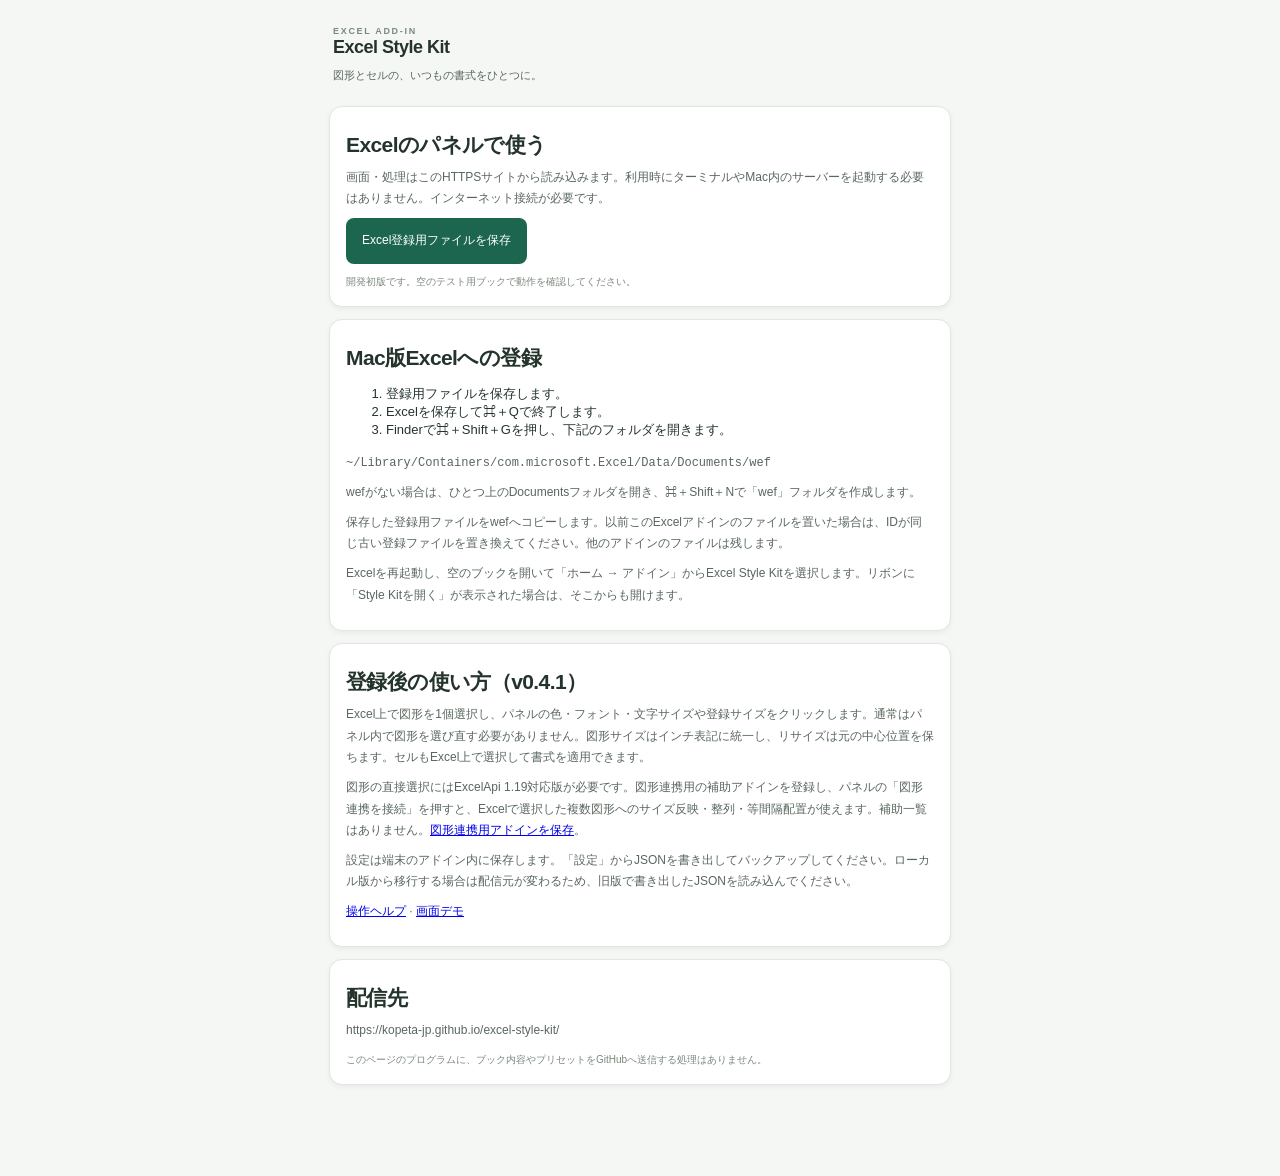
<file: docs/index.html>
<!doctype html>
<html lang="ja"><head><meta charset="utf-8"><meta name="viewport" content="width=device-width,initial-scale=1"><title>Excel Style Kit｜導入</title><link rel="icon" href="assets/icon-32.png"><link rel="stylesheet" href="styles.css"></head>
<body><main><div class="intro"><span class="eyebrow">EXCEL ADD-IN</span><h1>Excel Style Kit</h1><p>図形とセルの、いつもの書式をひとつに。</p></div>
<article><h2>Excelのパネルで使う</h2><p>画面・処理はこのHTTPSサイトから読み込みます。利用時にターミナルやMac内のサーバーを起動する必要はありません。インターネット接続が必要です。</p><p><a class="primary" style="display:inline-block;text-decoration:none;padding:12px 16px;border-radius:8px" href="manifest.xml" download="ExcelStyleKit.xml">Excel登録用ファイルを保存</a></p><p class="note">開発初版です。空のテスト用ブックで動作を確認してください。</p></article>
<article><h2>Mac版Excelへの登録</h2><ol><li>登録用ファイルを保存します。</li><li>Excelを保存して⌘＋Qで終了します。</li><li>Finderで⌘＋Shift＋Gを押し、下記のフォルダを開きます。</li></ol><p style="overflow-wrap:anywhere"><code>~/Library/Containers/com.microsoft.Excel/Data/Documents/wef</code></p><p>wefがない場合は、ひとつ上のDocumentsフォルダを開き、⌘＋Shift＋Nで「wef」フォルダを作成します。</p><p>保存した登録用ファイルをwefへコピーします。以前このExcelアドインのファイルを置いた場合は、IDが同じ古い登録ファイルを置き換えてください。他のアドインのファイルは残します。</p><p>Excelを再起動し、空のブックを開いて「ホーム → アドイン」からExcel Style Kitを選択します。リボンに「Style Kitを開く」が表示された場合は、そこからも開けます。</p></article>
<article><h2>登録後の使い方（v0.4.1）</h2><p>Excel上で図形を1個選択し、パネルの色・フォント・文字サイズや登録サイズをクリックします。通常はパネル内で図形を選び直す必要がありません。図形サイズはインチ表記に統一し、リサイズは元の中心位置を保ちます。セルもExcel上で選択して書式を適用できます。</p><p>図形の直接選択にはExcelApi 1.19対応版が必要です。図形連携用の補助アドインを登録し、パネルの「図形連携を接続」を押すと、Excelで選択した複数図形へのサイズ反映・整列・等間隔配置が使えます。補助一覧はありません。<a href="native/ExcelStyleKitNative.xlam" download>図形連携用アドインを保存</a>。</p><p>設定は端末のアドイン内に保存します。「設定」からJSONを書き出してバックアップしてください。ローカル版から移行する場合は配信元が変わるため、旧版で書き出したJSONを読み込んでください。</p><p><a href="help.html">操作ヘルプ</a> · <a href="taskpane.html?demo=1">画面デモ</a></p></article>
<article><h2>配信先</h2><p style="overflow-wrap:anywhere">https://kopeta-jp.github.io/excel-style-kit/</p><p class="note">このページのプログラムに、ブック内容やプリセットをGitHubへ送信する処理はありません。</p></article>
</main></body></html>
</file>
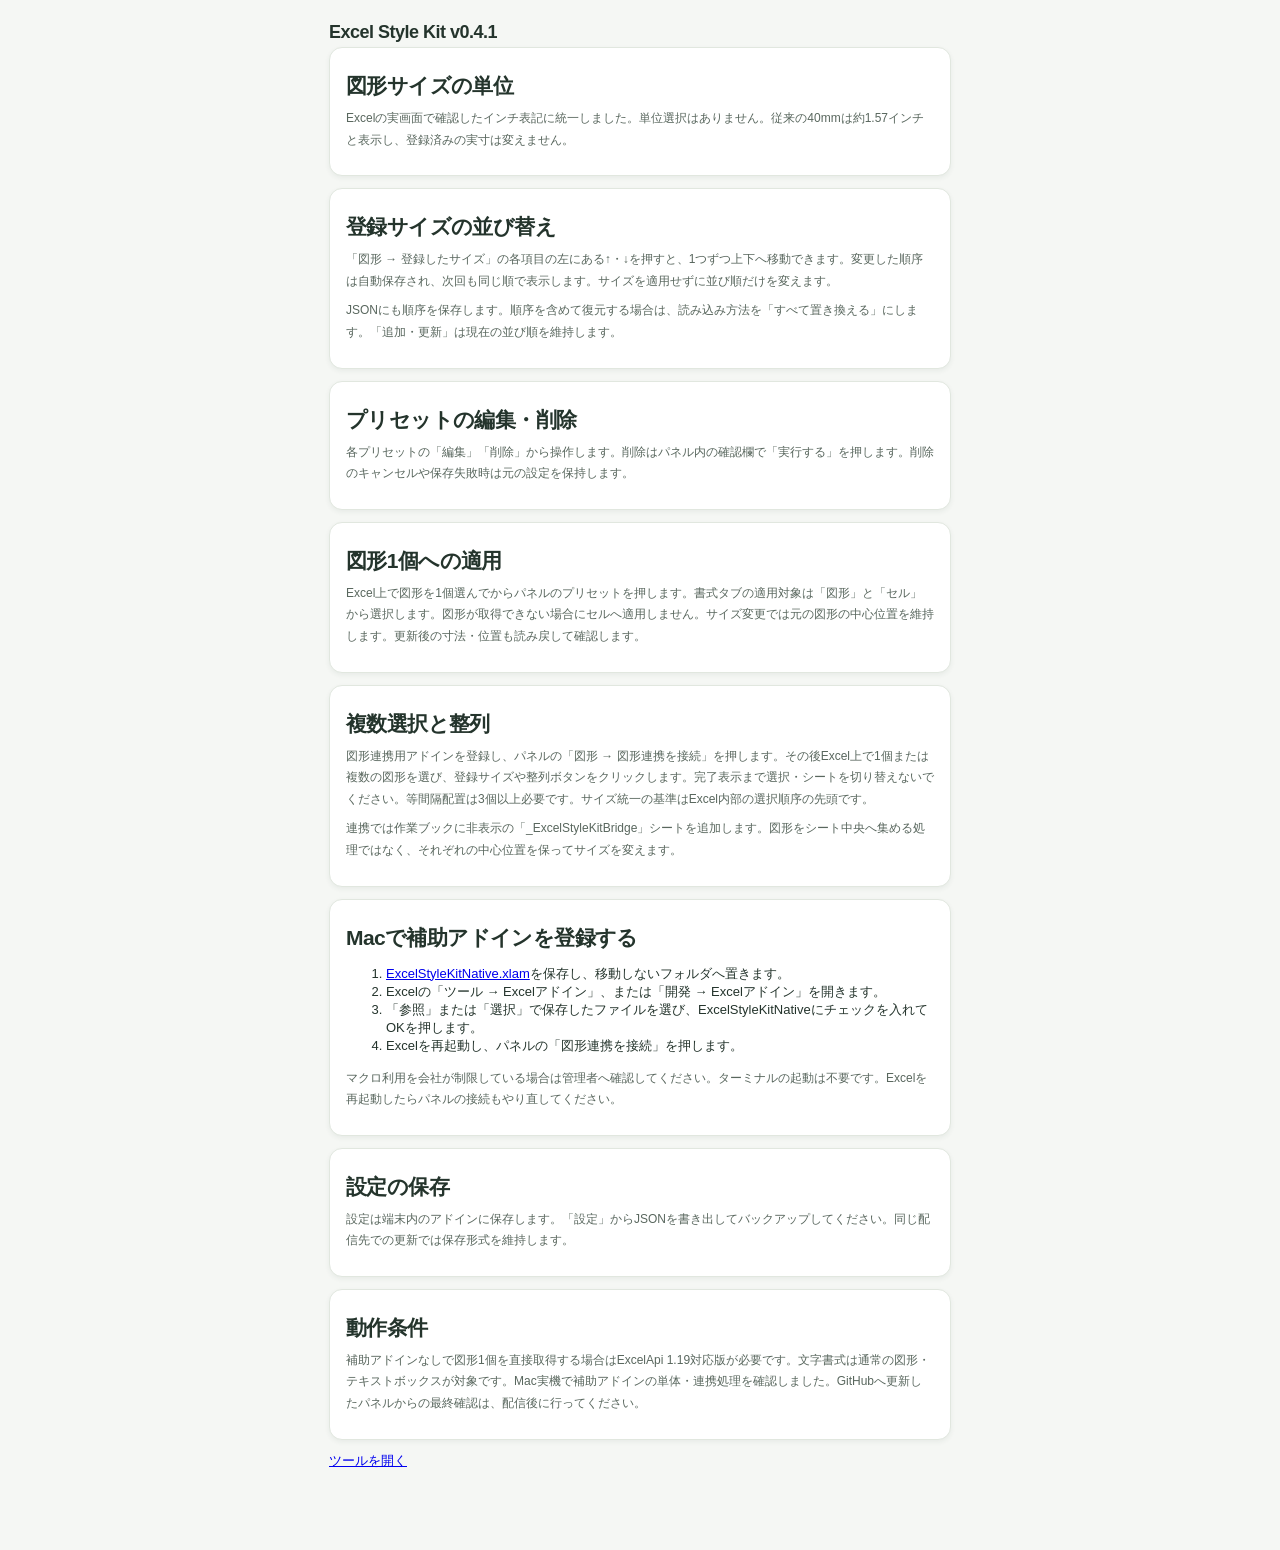
<file: docs/help.html>
<!doctype html><html lang="ja"><head><meta charset="utf-8"><meta name="viewport" content="width=device-width,initial-scale=1"><title>Excel Style Kit ヘルプ</title><link rel="stylesheet" href="styles.css?v=0.4.1"></head><body><main><h1>Excel Style Kit v0.4.1</h1><article><h2>図形サイズの単位</h2><p>Excelの実画面で確認したインチ表記に統一しました。単位選択はありません。従来の40mmは約1.57インチと表示し、登録済みの実寸は変えません。</p></article><article><h2>登録サイズの並び替え</h2><p>「図形 → 登録したサイズ」の各項目の左にある↑・↓を押すと、1つずつ上下へ移動できます。変更した順序は自動保存され、次回も同じ順で表示します。サイズを適用せずに並び順だけを変えます。</p><p>JSONにも順序を保存します。順序を含めて復元する場合は、読み込み方法を「すべて置き換える」にします。「追加・更新」は現在の並び順を維持します。</p></article><article><h2>プリセットの編集・削除</h2><p>各プリセットの「編集」「削除」から操作します。削除はパネル内の確認欄で「実行する」を押します。削除のキャンセルや保存失敗時は元の設定を保持します。</p></article><article><h2>図形1個への適用</h2><p>Excel上で図形を1個選んでからパネルのプリセットを押します。書式タブの適用対象は「図形」と「セル」から選択します。図形が取得できない場合にセルへ適用しません。サイズ変更では元の図形の中心位置を維持します。更新後の寸法・位置も読み戻して確認します。</p></article><article><h2>複数選択と整列</h2><p>図形連携用アドインを登録し、パネルの「図形 → 図形連携を接続」を押します。その後Excel上で1個または複数の図形を選び、登録サイズや整列ボタンをクリックします。完了表示まで選択・シートを切り替えないでください。等間隔配置は3個以上必要です。サイズ統一の基準はExcel内部の選択順序の先頭です。</p><p>連携では作業ブックに非表示の「_ExcelStyleKitBridge」シートを追加します。図形をシート中央へ集める処理ではなく、それぞれの中心位置を保ってサイズを変えます。</p></article><article><h2>Macで補助アドインを登録する</h2><ol><li><a href="native/ExcelStyleKitNative.xlam" download>ExcelStyleKitNative.xlam</a>を保存し、移動しないフォルダへ置きます。</li><li>Excelの「ツール → Excelアドイン」、または「開発 → Excelアドイン」を開きます。</li><li>「参照」または「選択」で保存したファイルを選び、ExcelStyleKitNativeにチェックを入れてOKを押します。</li><li>Excelを再起動し、パネルの「図形連携を接続」を押します。</li></ol><p>マクロ利用を会社が制限している場合は管理者へ確認してください。ターミナルの起動は不要です。Excelを再起動したらパネルの接続もやり直してください。</p></article><article><h2>設定の保存</h2><p>設定は端末内のアドインに保存します。「設定」からJSONを書き出してバックアップしてください。同じ配信先での更新では保存形式を維持します。</p></article><article><h2>動作条件</h2><p>補助アドインなしで図形1個を直接取得する場合はExcelApi 1.19対応版が必要です。文字書式は通常の図形・テキストボックスが対象です。Mac実機で補助アドインの単体・連携処理を確認しました。GitHubへ更新したパネルからの最終確認は、配信後に行ってください。</p></article><a href="taskpane.html">ツールを開く</a></main></body></html>
</file>
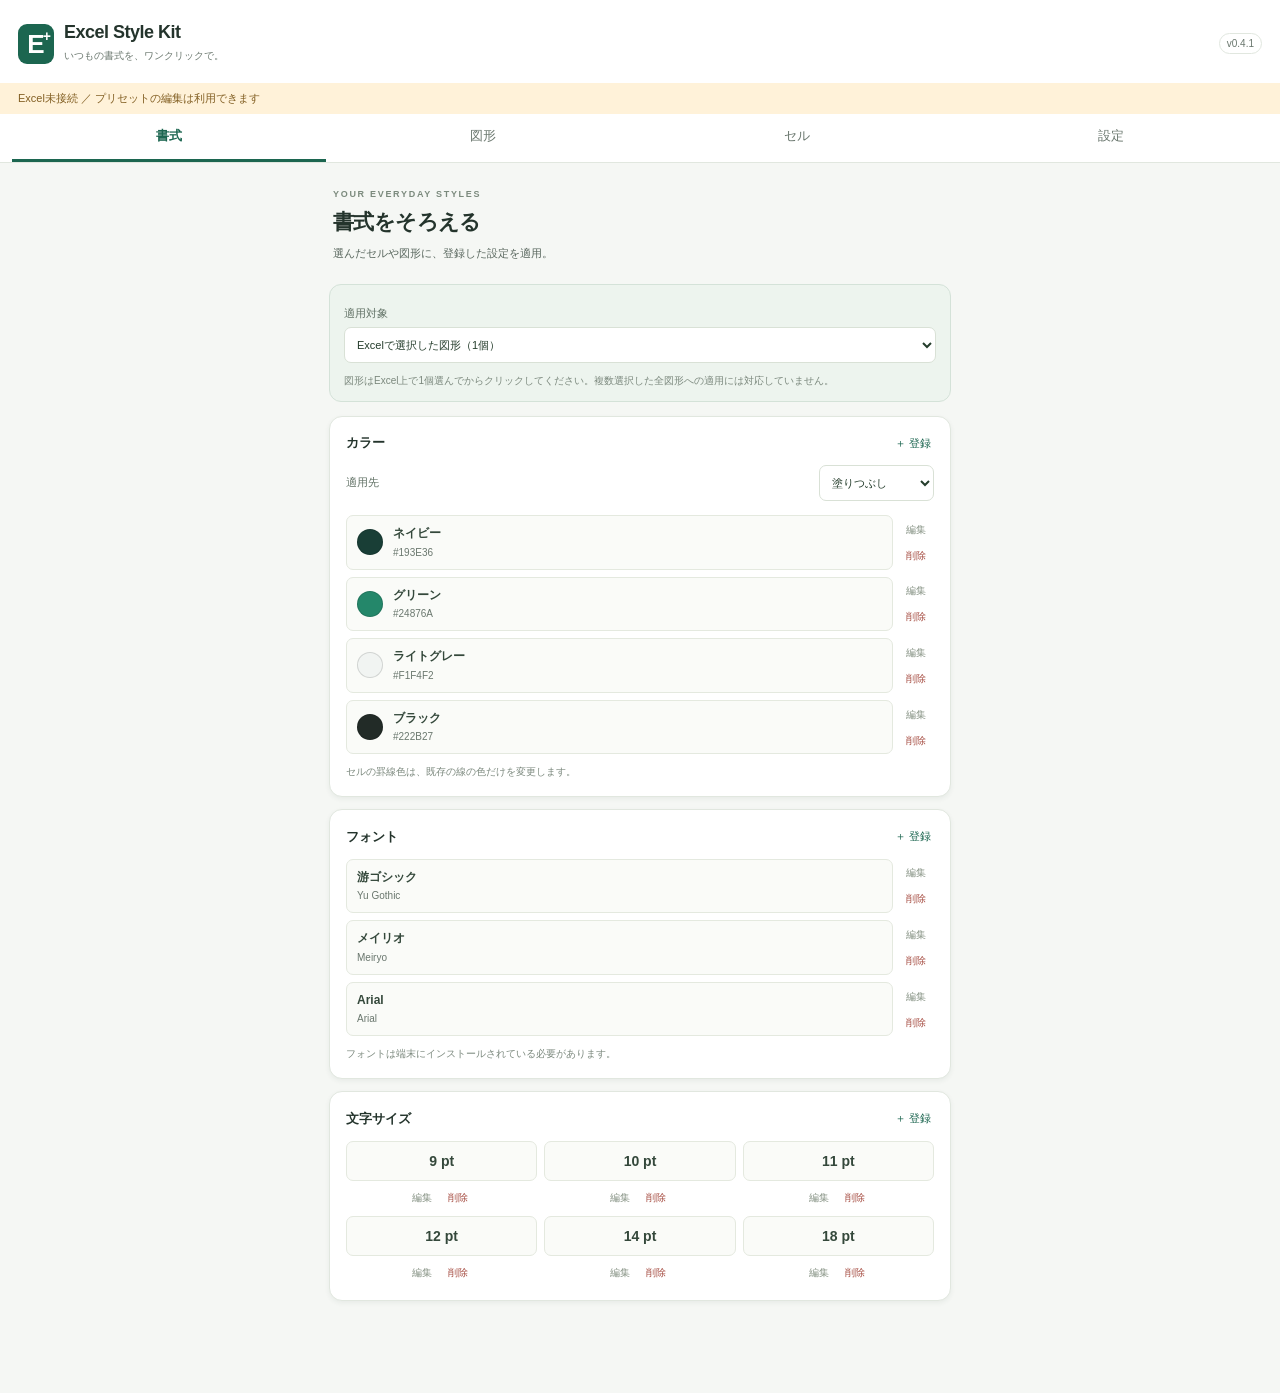
<file: docs/taskpane.html>
<!doctype html>
<html lang="ja">
<head>
  <meta charset="utf-8"><meta name="viewport" content="width=device-width, initial-scale=1">
  <title>Excel Style Kit</title>
  <link rel="icon" href="assets/icon-32.png"><link rel="stylesheet" href="styles.css?v=0.4.1">
  <script src="https://appsforoffice.microsoft.com/lib/1/hosted/office.js"></script>
  <script type="module" src="src/app.js?v=0.4.1"></script>
</head>
<body>
  <header><div class="brand-icon">E<span>+</span></div><div><h1>Excel Style Kit</h1><p>いつもの書式を、ワンクリックで。</p></div><span class="version">v0.4.1</span></header>
  <div id="connection" class="connection">Excelに接続しています…</div>
  <nav aria-label="機能"><button data-tab="style" aria-current="page">書式</button><button data-tab="shapes">図形</button><button data-tab="cells">セル</button><button data-tab="settings">設定</button></nav>
  <main>
    <section id="style" class="tab">
      <div class="intro"><span class="eyebrow">YOUR EVERYDAY STYLES</span><h2>書式をそろえる</h2><p>選んだセルや図形に、登録した設定を適用。</p></div>
      <div class="target-bar"><label>適用対象<select id="style-target"><option value="shapes">Excelで選択した図形（1個）</option><option value="cells">Excelで選択したセル</option></select></label><p class="note">図形はExcel上で1個選んでからクリックしてください。複数選択した全図形への適用には対応していません。</p></div>
      <article><div class="section-title"><h3>カラー</h3><button class="text-button" data-add="color">＋ 登録</button></div><label class="inline">適用先<select id="color-role"><option value="fill">塗りつぶし</option><option value="font">文字</option><option value="line">罫線・図形の線</option></select></label><div id="list-color" class="presets swatches"></div><p class="note">セルの罫線色は、既存の線の色だけを変更します。</p></article>
      <article><div class="section-title"><h3>フォント</h3><button class="text-button" data-add="font">＋ 登録</button></div><div id="list-font" class="presets"></div><p class="note">フォントは端末にインストールされている必要があります。</p></article>
      <article><div class="section-title"><h3>文字サイズ</h3><button class="text-button" data-add="fontSize">＋ 登録</button></div><div id="list-fontSize" class="presets compact"></div></article>
    </section>
    <section id="shapes" class="tab" hidden>
      <div class="intro"><span class="eyebrow">SHAPE & SIZE</span><h2>図形のサイズ</h2><p>Excel上で図形を選び、登録サイズをクリック。</p></div>
      <div class="target-bar"><p>サイズ単位：インチ（Excelの表示と同じ）</p><p id="native-support" class="note">各図形の中心位置を保ってサイズを変更します。複数図形には下の図形連携を接続してください。</p></div>
      <article><div class="section-title"><h3>登録したサイズ</h3><button class="text-button" data-add="shapeSize">＋ 登録</button></div><label class="inline">適用方法<select id="resize-mode"><option value="both">幅・高さを指定</option><option value="width">幅のみ</option><option value="height">高さのみ</option><option value="fit">縦横比を維持して枠内に収める</option></select></label><p class="note">↑・↓で表示順を変更できます。順序は自動保存されます。</p><div id="list-shapeSize" class="presets"></div></article>
      <article><h3>複数図形の連携</h3><p>初回はExcelStyleKitNative.xlamをExcelへ登録し、「図形連携を接続」を押してください。</p><button id="connect-native" class="primary wide">図形連携を接続</button><p id="bridge-status" role="status" class="note">未接続：サイズ変更は図形1個が対象です。</p><p class="note">接続時、作業ブックに非表示の連携用シートを1枚追加します。処理完了まで図形の選択・シートを切り替えないでください。</p></article><article><h3>整列・サイズ統一</h3><div class="arrange-buttons"><button data-arrange="left">左揃え</button><button data-arrange="center">左右中央</button><button data-arrange="right">右揃え</button><button data-arrange="top">上揃え</button><button data-arrange="middle">上下中央</button><button data-arrange="bottom">下揃え</button><button data-arrange="distributeH">左右等間隔</button><button data-arrange="distributeV">上下等間隔</button><button data-arrange="size">幅・高さを統一</button><button data-arrange="width">幅を統一</button><button data-arrange="height">高さを統一</button></div><p class="note">Excel上で図形を複数選択してクリックします。等間隔は3個以上、サイズ統一は選択範囲の先頭図形を基準にします。基準はExcel内部の順序です。</p></article>
    </section>
    <section id="cells" class="tab" hidden>
      <div class="intro"><span class="eyebrow">CELL FORMATTING</span><h2>表の体裁を整える</h2><p>Excelで選択したセル範囲に適用します。</p></div>
      <article><div class="section-title"><h3>行高・列幅</h3><button class="text-button" data-add="grid">＋ 登録</button></div><div id="list-grid" class="presets"></div><p class="note">単位はptです。列幅はExcel標準画面の「文字数」とは異なります。選択範囲を含む行・列全体の寸法が変わります。</p></article>
      <article><div class="section-title"><h3>罫線</h3><button class="text-button" data-add="border">＋ 登録</button></div><div id="list-border" class="presets"></div><p class="note">指定位置の線だけを変更します。「罫線なし」は選択範囲の罫線を消します。</p></article>
      <article><div class="section-title"><h3>表示形式</h3><button class="text-button" data-add="numberFormat">＋ 登録</button></div><div id="list-numberFormat" class="presets"></div><p class="note">見た目の書式だけを変更します。値・数式は変更しません。</p></article>
    </section>
    <section id="settings" class="tab" hidden>
      <div class="intro"><span class="eyebrow">PRESET LIBRARY</span><h2>設定を持ち運ぶ</h2><p>プリセットを保存して、別の環境でも使う。</p></div>
      <article><h3>プリセットの保存</h3><p>登録・編集のたびに、この端末のアドイン内へ自動保存します。ブックをまたいで利用できます。</p><p class="note">キャッシュ削除や配信URLの変更で失われる場合があります。大切な設定はJSONを書き出してください。PPT版との自動同期はありません。</p><button id="export" class="primary wide">JSONを書き出す</button></article>
      <article><h3>プリセットの読み込み</h3><label>読み込み方法<select id="import-mode"><option value="merge">追加・更新（同じIDは上書き）</option><option value="replace">すべて置き換える</option></select></label><label class="file-label">JSONファイルを選択<input type="file" id="import-file" accept=".json,application/json"></label><p class="note">読み込み前に全件を検証します。置き換え時は現在の設定のバックアップを確認します。表示順も復元する場合は「すべて置き換える」を選んでください。</p></article>
      <article><h3>初期プリセットを追加</h3><p class="note">削除した初期プリセットを追加します。同じIDの初期プリセットは初期値に戻ります。自分で登録した項目は残ります。</p><button id="restore-defaults">初期プリセットを追加・更新</button></article>
      <article><h3>動作確認</h3><p id="diagnostics" class="note">接続情報を取得しています。</p><p class="note">保護されたシートや編集できない図形では操作が失敗する場合があります。</p></article>
    </section>
  </main>
  <div id="confirmation-host" class="confirmation-host"></div>
  <div id="status" role="status" aria-live="polite" hidden></div>
  <dialog id="editor" aria-labelledby="editor-title"><form id="preset-form"><div class="section-title"><h2 id="editor-title">プリセット登録</h2><button type="button" id="close-editor" aria-label="閉じる">×</button></div><label>登録名<input name="presetName" maxlength="80" required autocomplete="off"></label><div id="editor-fields"></div><p id="editor-error" role="alert" class="error" hidden></p><div class="editor-actions"><button id="capture" type="button">現在の設定を読み取る</button><button type="submit" class="primary">保存する</button></div><p class="note">セルは選択範囲の左上、図形はExcelで選択した1個から読み取ります。罫線は下罫線を読み取ります。</p></form></dialog>
</body>
</html>
</file>
<file: docs/styles.css>
:root{font-family:-apple-system,BlinkMacSystemFont,"Yu Gothic",sans-serif;font-size:13px;color:#24342c;background:#f5f7f4;--green:#1c6650;--line:#e1e7df;--muted:#6a776e}*{box-sizing:border-box}body{margin:0;min-width:280px}header{display:flex;align-items:center;gap:10px;padding:22px 18px 18px;background:#fff}h1{font-size:18px;letter-spacing:-.5px;margin:0 0 4px}header p{font-size:10px;color:var(--muted);margin:0}.brand-icon{width:36px;height:40px;border-radius:9px;background:var(--green);color:#fff;font-size:26px;font-weight:700;text-align:center;line-height:40px;position:relative}.brand-icon span{font-size:14px;position:absolute;right:3px;top:-8px}.version{margin-left:auto;font-size:10px;color:var(--muted);border:1px solid var(--line);border-radius:20px;padding:4px 7px}.connection{padding:8px 18px;font-size:11px;background:#eaf3ed;color:var(--green)}.connection.preview{background:#fff2d9;color:#836024}nav{position:sticky;top:0;z-index:2;display:grid;grid-template-columns:repeat(4,1fr);padding:0 12px;background:#fff;border-bottom:1px solid var(--line)}nav button{border:0;border-radius:0;padding:14px 2px;background:transparent;color:var(--muted);border-bottom:3px solid transparent}nav button[aria-current]{color:var(--green);border-bottom-color:var(--green);font-weight:700}main{padding:22px 14px 80px;max-width:650px;margin:auto}.intro{margin:0 4px 20px}.eyebrow{font-size:9px;letter-spacing:1.7px;color:#7b8a7d;font-weight:600}h2{font-size:21px;letter-spacing:-.6px;margin:8px 0}p{font-size:12px;line-height:1.8;margin:8px 0;color:#59675e}h3{font-size:13px;margin:0 0 10px}.intro p{font-size:11px}.target-bar{padding:12px 14px;border:1px solid #d4e2d8;background:#edf4ee;border-radius:12px;margin-bottom:14px}article{padding:16px;background:#fff;border:1px solid var(--line);border-radius:13px;margin-bottom:12px;box-shadow:0 2px 5px #263b2910}.section-title{display:flex;align-items:center;justify-content:space-between;gap:8px;margin-bottom:12px}.section-title h3,.section-title h2{margin:0}.section-title h2{font-size:18px}button,input,select{font:inherit}button{cursor:pointer;background:#fff;border:1px solid #dce3d9;border-radius:7px;padding:9px 11px;color:#34483b;line-height:1.3}button:hover{border-color:#8db49c;background:#f2f7f1}button:focus-visible,input:focus-visible,select:focus-visible{outline:2px solid #24876a;outline-offset:2px}button:disabled{cursor:wait;opacity:.5}.primary{background:var(--green);color:#fff;border-color:var(--green)}.primary:hover{background:#14503e;color:#fff}.wide{width:100%;margin-top:12px}.text-button{font-size:11px;color:var(--green);border:0;background:transparent;padding:3px;white-space:nowrap}label{display:block;font-size:11px;color:#627266;margin:9px 0}input,select{display:block;width:100%;margin-top:6px;border:1px solid #d9e1d6;border-radius:7px;background:#fff;color:#253d2c;padding:9px 8px;min-height:36px}input[type=checkbox]{width:15px;min-height:15px;margin:0;accent-color:var(--green)}.inline{display:flex;justify-content:space-between;align-items:center;gap:10px;margin-bottom:14px}.inline select{width:auto;max-width:78%;margin:0}.presets{display:flex;flex-direction:column;gap:7px}.preset{display:flex;gap:5px;align-items:stretch;min-width:0}.apply-preset{flex:1;display:flex;gap:10px;align-items:center;text-align:left;min-width:0;background:#fafbf8;border-color:#e4e9df;padding:10px}.preset-text{display:block;min-width:0}.preset-name{display:block;font-size:12px;font-weight:600;overflow-wrap:anywhere}.preset-desc{display:block;font-size:10px;color:var(--muted);margin-top:4px;overflow-wrap:anywhere}.preset-menu{font-size:15px;padding:8px;color:#879385;min-width:30px;background:transparent}.color-dot{width:26px;height:26px;border-radius:50%;border:1px solid #0002;flex-shrink:0}.compact{display:grid;grid-template-columns:repeat(3,1fr)}.compact .preset{position:relative}.compact .apply-preset{justify-content:center;padding:12px 20px 12px 5px}.compact .preset-name{font-size:14px}.compact .preset-desc{display:none}.compact .preset-menu{position:absolute;right:0;top:0;height:100%;border:0;min-width:18px;padding:4px}.note{font-size:10px;line-height:1.7;color:#7b887d;margin:9px 0 0}.button-grid{display:grid;grid-template-columns:repeat(3,1fr);gap:7px}.button-grid button{font-size:11px;padding:11px 4px}.two{grid-template-columns:repeat(2,1fr)}.shape-list{display:flex;flex-direction:column;gap:5px;max-height:230px;overflow:auto;margin:12px 0}.shape-row{display:flex;gap:9px;align-items:center;border:1px solid #e6ebe2;padding:10px;border-radius:8px;margin:0;cursor:pointer}.shape-row:has(input:checked){background:#eef6ed;border-color:#97b89e}.shape-row span{overflow-wrap:anywhere;min-width:0}.shape-row small{display:block;font-size:9px;color:var(--muted);margin-top:3px}.badge{display:inline-block;background:#e9f2e8;color:var(--green);border-radius:20px;padding:3px 7px;font-size:10px}.file-label{margin-top:14px}.file-label input{font-size:11px}#status{position:fixed;bottom:12px;left:12px;right:12px;z-index:9;padding:13px 15px;border-radius:9px;color:#fff;background:#224f3d;box-shadow:0 4px 20px #0002;font-size:12px;line-height:1.7;max-height:30vh;overflow:auto}#status.error{background:#8e3e34}.error{color:#ad3b2e;font-size:11px}dialog{width:calc(100% - 24px);max-width:450px;border:1px solid #d6e1d1;border-radius:15px;padding:20px;color:#24342c;box-shadow:0 15px 80px #0003;max-height:90vh;overflow:auto}dialog::backdrop{background:#13281866}#close-editor{padding:3px 8px;border:0;font-size:23px}.editor-actions{display:flex;justify-content:space-between;gap:8px;margin:18px 0 0}.editor-actions button{font-size:11px}.field-pair{display:grid;grid-template-columns:1fr 1fr;gap:10px}.empty{padding:12px;font-size:11px;color:var(--muted)}[hidden]{display:none!important}body.busy{cursor:progress}footer{font-size:10px;padding:10px}

.preset-actions{display:flex;flex-direction:column;justify-content:center;gap:3px;flex-shrink:0}.preset-actions button{font-size:10px;padding:5px;min-width:36px;position:static;height:auto;border:0;background:transparent}.preset-delete{color:#a4493e}.compact .preset{flex-direction:column}.compact .apply-preset{padding:10px 4px}.compact .preset-actions{flex-direction:row}.compact .preset-menu{position:static;height:auto;padding:5px}.confirmation{padding:14px;border:1px solid #c8d7c8;background:#f2f7ef;border-radius:10px;margin:12px 0}.confirmation p{color:#253a2b}.confirmation-actions{display:flex;justify-content:flex-end;gap:8px;margin-top:10px}.confirmation-host>.confirmation{position:fixed;bottom:12px;left:12px;right:12px;z-index:10;box-shadow:0 8px 40px #0003}

.arrange-buttons{display:grid;grid-template-columns:repeat(2,minmax(0,1fr));gap:8px}.arrange-buttons button{min-height:38px}

.preset-order{order:-1;display:flex;flex-direction:column;justify-content:center;gap:4px;flex-shrink:0}.preset-move{padding:5px;min-width:28px;min-height:28px;font-size:16px;line-height:1}.preset-move:disabled{cursor:default;opacity:.3}
</file>
